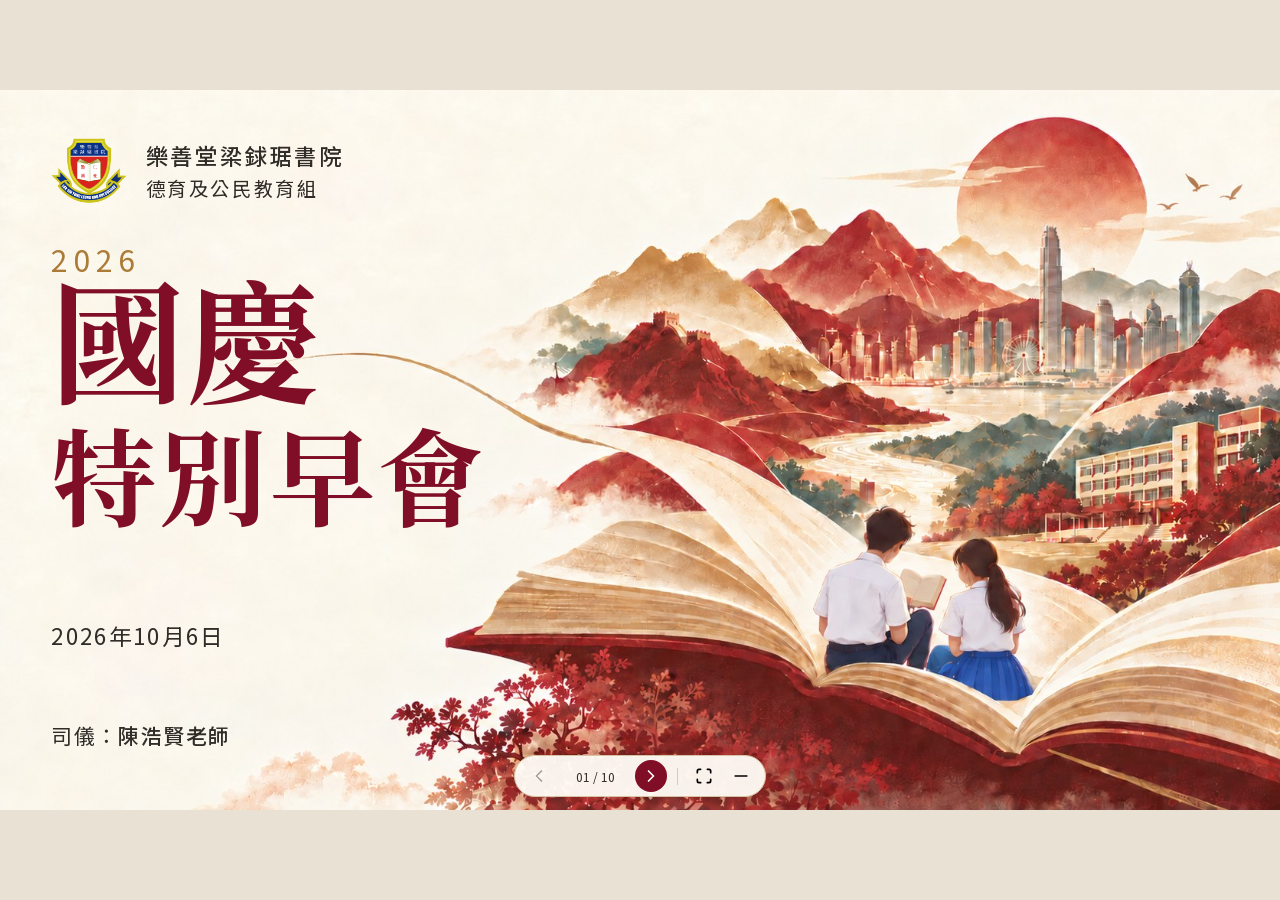
<file: index.html>
<!doctype html>
<html lang="zh-Hant"><head><meta charset="utf-8"><meta name="viewport" content="width=device-width,initial-scale=1"><title>國慶特別早會 · 2026</title><link rel="preload" href="assets/noto-sans-display-e47dbc99bef3.woff2" as="font" type="font/woff2" crossorigin><link rel="preload" href="assets/noto-serif-display-33dd894dc5d4.woff2" as="font" type="font/woff2" crossorigin><link rel="preload" href="assets/book-landscape-v9.jpg" as="image"><link rel="prefetch" href="assets/school-community-v9.jpg" as="image"><link rel="prefetch" href="assets/activity-fair-v9.jpg" as="image"><link rel="stylesheet" href="assets/fonts-v10.css"><link rel="stylesheet" href="styles.css"><script src="site-config.js?v=20261006-anonymous" defer></script><script src="presentation.js?v=20261006-school-url" defer></script></head>
<body class="presentation"><main id="stage" class="stage" aria-label="國慶特別早會簡報"><header class="slide-header"><div class="school-brand"><img src="assets/crest.png" alt="樂善堂梁銶琚書院校徽"><div class="school-name">樂善堂梁銶琚書院<span>德育及公民教育組</span></div></div></header><div id="slide-content"></div><footer class="slide-footer"><span id="mc-credit"></span><span id="section-label"></span></footer></main>
<nav class="deck-controls" aria-label="簡報控制"><button id="previous" aria-label="上一頁"><img src="assets/icon-left.svg" alt=""></button><button id="page-menu" aria-label="選擇簡報頁面">01 / 10</button><button id="next" aria-label="下一頁"><img src="assets/icon-right.svg" alt=""></button><span class="control-separator"></span><button id="fullscreen" aria-label="全螢幕"><img src="assets/icon-fullscreen.svg" alt=""></button><button id="hide-controls" aria-label="隱藏控制列，按H顯示"><img src="assets/icon-hide.svg" alt=""></button></nav>
<dialog id="pages-dialog"><div class="dialog-head"><h2>早會流程</h2><button class="close-dialog" aria-label="關閉"><img src="assets/icon-close.svg" alt=""></button></div><div id="page-links"></div><div class="staff-note">短講時停留標題頁，切換至現有PPT；完成後返回下一頁。<br><a href="admin.html" target="_blank" rel="noopener">開啟問答後台</a>，查看各級班別的作答統計。</div><p class="muted">← → 換頁　H 隱藏控制列　F 全螢幕　P 流程選單</p></dialog>
<dialog id="poster-dialog" class="poster-dialog"><button class="close-dialog poster-close" aria-label="關閉海報"><img src="assets/icon-close.svg" alt=""></button><img src="assets/activities.png" alt="國慶紛紛Fun 2026活動海報"></dialog>
</body></html>
</file>
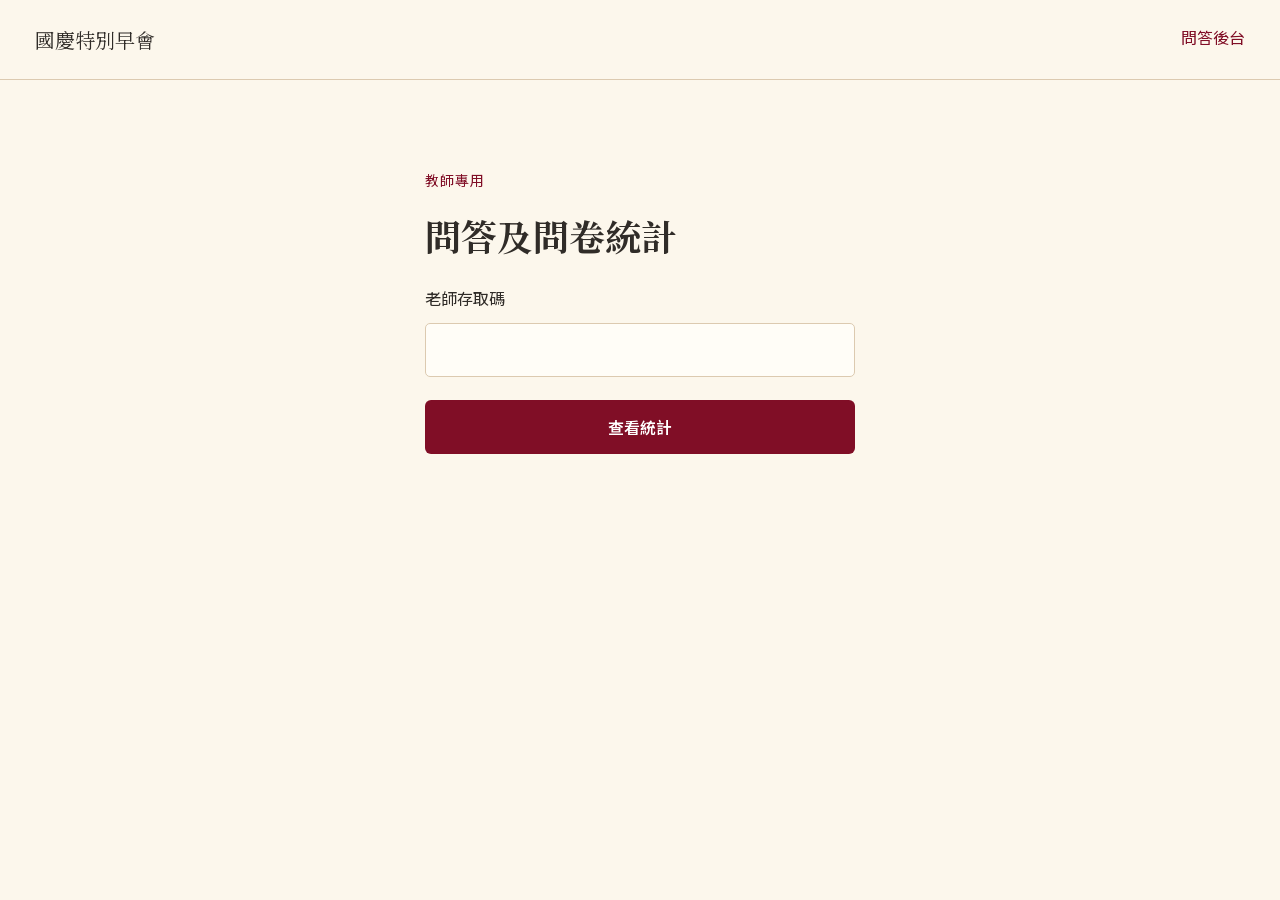
<file: admin.html>
<!doctype html>
<html lang="zh-Hant"><head><meta charset="utf-8"><meta name="viewport" content="width=device-width,initial-scale=1"><title>國慶問答 · 後台</title><link rel="preload" href="assets/noto-sans-display-e47dbc99bef3.woff2" as="font" type="font/woff2" crossorigin><link rel="stylesheet" href="assets/fonts-v10.css"><link rel="stylesheet" href="styles.css"><script src="site-config.js?v=20261006-anonymous" defer></script><script src="admin.js?v=20261006-anonymous" defer></script></head><body class="admin-page"><header class="admin-header"><a href="index.html">國慶特別早會</a><span>問答後台</span></header><main id="admin-root" class="admin-root"><p>正在載入……</p></main></body></html>
</file>
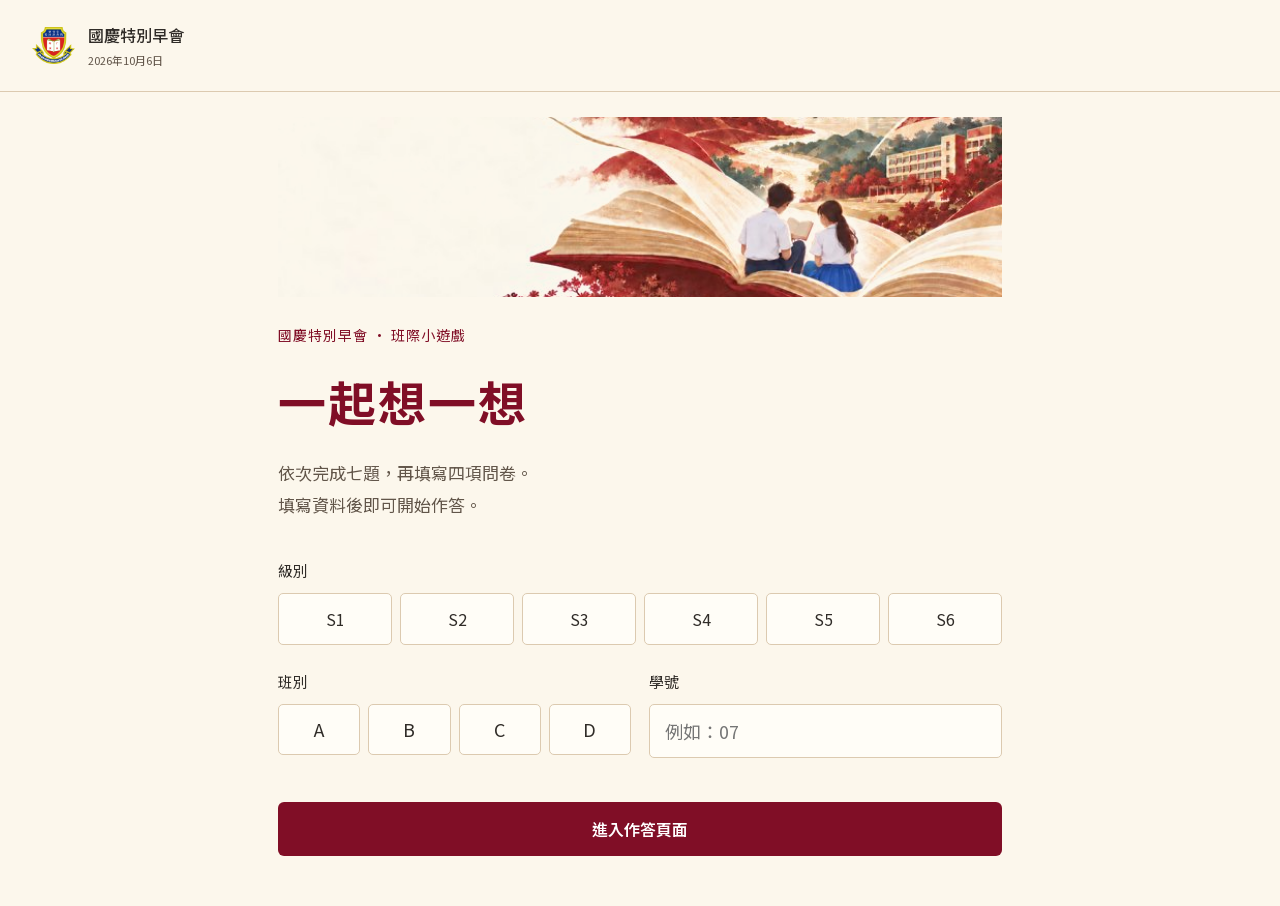
<file: quiz.html>
<!doctype html>
<html lang="zh-Hant"><head><meta charset="utf-8"><meta name="viewport" content="width=device-width,initial-scale=1"><title>國慶特別早會 · 班際小遊戲</title><link rel="preload" href="assets/noto-sans-display-e47dbc99bef3.woff2" as="font" type="font/woff2" crossorigin><link rel="stylesheet" href="assets/fonts-v10.css"><link rel="stylesheet" href="styles.css"><script src="site-config.js?v=20261006-anonymous" defer></script><script src="quiz-content.js?v=20261006-anonymous" defer></script><script src="quiz.js?v=20261006-shared" defer></script></head>
<body class="student-page"><header class="student-header"><a href="quiz.html" aria-label="班際小遊戲"><img src="assets/crest.png" alt="校徽"><span>國慶特別早會<small>2026年10月6日</small></span></a><span id="student-identity"></span></header><main id="quiz-root" class="quiz-root"><p>正在載入……</p></main><noscript>請啟用JavaScript以參加問答。</noscript></body></html>
</file>
<file: assets/fonts-v10.css>
@font-face{font-family:'Assembly Sans TC';font-weight:100 900;font-style:normal;font-display:swap;src:url('noto-sans-display-e47dbc99bef3.woff2') format('woff2');}
@font-face{font-family:'Noto Sans TC Complete';font-weight:100 900;font-style:normal;font-display:swap;src:url('noto-sans-complete-999349139ce5.woff2') format('woff2');}
@font-face{font-family:'Assembly Serif TC';font-weight:100 900;font-style:normal;font-display:swap;src:url('noto-serif-display-33dd894dc5d4.woff2') format('woff2');}
@font-face{font-family:'Noto Serif TC Complete';font-weight:100 900;font-style:normal;font-display:swap;src:url('noto-serif-complete-d53ea2408290.woff2') format('woff2');}
</file>
<file: styles.css>
:root{--paper:#f3efdf;--ink:#25241f;--red:#782c32;--gold:#a28b52;--muted:#6e6a5d;--line:#d5cbb0;--white:#fffdf7;font-family:'Assembly Sans TC','Noto Sans TC Complete','PingFang TC','Microsoft JhengHei',sans-serif;color:var(--ink);background:var(--paper);font-synthesis:none}*{box-sizing:border-box}body{margin:0}button,input,select{font:inherit}button,a,input,select{touch-action:manipulation}button{cursor:pointer}a{color:inherit;text-underline-offset:4px}button:disabled{cursor:default;opacity:.35}:focus-visible{outline:3px solid var(--red);outline-offset:4px}button{color:inherit}h1,h2,h3,p{margin:0}button{border:0;background:none}small{display:block}.serif,h1,h2,h3{font-family:'Assembly Serif TC','Noto Serif TC Complete','Songti TC','PMingLiU',serif}.muted{color:var(--muted)}.primary{background:var(--red);color:#fff;padding:15px 24px;border-radius:6px;font-weight:600}.secondary{border:1px solid var(--line);padding:14px 24px;border-radius:6px}.error{color:var(--red);line-height:1.7;margin:16px 0}.notice{color:var(--muted);line-height:1.8;margin-top:18px}.hidden{display:none!important}
/* A 1600 × 900 canvas keeps the stage legible on auditorium screens. */
.presentation{height:100dvh;overflow:hidden;background:#e5e0d0;display:grid;place-items:center}.stage{width:1600px;height:900px;background:var(--paper);position:absolute;transform-origin:center center;overflow:hidden}.slide-header{position:absolute;left:100px;right:100px;top:62px;display:flex;justify-content:space-between;align-items:center}.slide-header img{width:82px;height:76px;object-fit:contain}.slide-header>div{text-align:right;font-size:20px;letter-spacing:2px;color:var(--muted);line-height:1.8}.slide-header span{display:block;letter-spacing:3px;font-size:17px;color:var(--gold)}.slide-footer{position:absolute;left:100px;right:100px;bottom:63px;display:flex;justify-content:space-between;color:var(--muted);font-size:18px;letter-spacing:2px}.slide-footer strong{color:var(--ink);font-weight:500}#section-label{color:var(--gold)}.slide{position:absolute;left:100px;right:100px;top:203px;bottom:140px}.section-number{font-size:21px;color:var(--red);letter-spacing:4px;margin-bottom:32px}.section-number span{color:var(--muted);letter-spacing:2px;margin-left:23px}.cover .section-number{margin-bottom:24px}.cover-title{font-size:114px;line-height:1.32;font-weight:700;letter-spacing:8px}.cover-bottom{font-family:'Assembly Serif TC','Noto Serif TC Complete','Songti TC','PMingLiU',serif;font-size:30px;margin-top:34px;color:var(--muted);letter-spacing:4px}.cover-date{position:absolute;right:0;top:53px;width:325px;padding-left:55px;border-left:1px solid var(--gold);height:390px;display:flex;flex-direction:column;justify-content:center}.cover-date .year{color:var(--gold);font-size:26px;letter-spacing:6px}.cover-date .date{font-family:'Assembly Serif TC','Noto Serif TC Complete','Songti TC','PMingLiU',serif;font-size:63px;line-height:1.5;margin:25px 0}.cover-date .school{font-size:21px;line-height:1.8;color:var(--muted)}.title-slide{display:flex;flex-direction:column;justify-content:center;padding-bottom:30px}.title-slide h1{font-size:104px;line-height:1.35;letter-spacing:5px;font-weight:700}.title-slide .lead{font-size:32px;line-height:1.8;letter-spacing:3px;margin-top:39px;color:var(--muted)}.title-slide .speaker{margin-top:38px;color:var(--red);font-size:35px;letter-spacing:3px}.talk h1{font-size:86px}.quiet-mark{position:absolute;right:60px;top:54px;border-right:2px solid var(--gold);height:335px}.flag .lead{color:var(--red)}.agenda h1,.activities h1{font-size:55px;letter-spacing:4px;margin-bottom:34px}.agenda .section-number,.activities .section-number{margin-bottom:20px}.agenda-list{display:grid;grid-template-columns:1fr 1fr;column-gap:90px}.agenda-item{display:grid;grid-template-columns:64px 1fr auto;align-items:center;border-top:1px solid var(--line);padding:24px 0;gap:15px;font-size:29px}.agenda-item .num{color:var(--gold);font-family:'Assembly Serif TC','Noto Serif TC Complete','Songti TC','PMingLiU',serif;font-size:32px}.agenda-item .duration{font-size:22px;color:var(--muted)}.agenda-note{font-size:21px;color:var(--muted);margin-top:24px}.activity-list{display:flex;flex-direction:column}.activity-row{border-top:1px solid var(--line);display:grid;grid-template-columns:230px 1fr;gap:35px;padding:25px 0}.activity-date{font-size:25px;color:var(--red);line-height:1.7}.activity-date strong{display:block;font-size:29px;font-weight:500}.activity-row h2{font-size:34px;line-height:1.5;font-weight:600}.activity-row p{font-size:20px;color:var(--muted);margin-top:12px;line-height:1.7}.activity-row.feature{border-top:2px solid var(--gold)}.activity-row.feature h2{font-size:42px}.poster-button{position:absolute;bottom:-35px;right:0;font-size:20px;color:var(--red);border-bottom:1px solid var(--red);padding:5px 0}.upcoming .activity-row{padding:30px 0}.upcoming .activity-row h2{font-size:40px}.upcoming .activity-row p{font-size:24px}.quiz-slide{display:grid;grid-template-columns:1fr 410px;gap:60px;align-items:center}.quiz-slide h1{font-size:80px;letter-spacing:4px}.quiz-slide .lead{font-size:32px;line-height:1.8;margin-top:35px}.quiz-slide .sublead{font-size:24px;color:var(--muted);margin-top:24px;line-height:1.8}.quiz-code{text-align:center;align-self:center}.quiz-code img{width:370px;height:370px;background:#fff;border:1px solid var(--line)}.quiz-code a{font-size:21px;display:block;margin-top:22px;color:var(--red)}.quiz-status{margin-top:22px;font-size:23px;color:var(--muted)}.quiz-status strong{font-family:'Assembly Serif TC','Noto Serif TC Complete','Songti TC','PMingLiU',serif;font-size:48px;display:block;color:var(--red);font-variant-numeric:tabular-nums}.ending h1{font-size:104px;letter-spacing:7px}.ending .lead{font-family:'Assembly Serif TC','Noto Serif TC Complete','Songti TC','PMingLiU',serif;font-size:42px;color:var(--red)}
.deck-controls{position:fixed;bottom:13px;left:50%;transform:translateX(-50%);display:flex;align-items:center;gap:5px;padding:5px 9px;border:1px solid #c9bea0;border-radius:50px;background:#f3efdfed;font-size:13px;z-index:10}.deck-controls button{min-width:32px;min-height:32px;border-radius:50%;padding:4px}.deck-controls #previous,.deck-controls #next{font-size:25px;line-height:1}.deck-controls #next{background:var(--red);color:white}.deck-controls #page-menu{font-size:12px;min-width:70px;border-radius:0}.control-separator{height:17px;border-right:1px solid var(--line);margin:0 5px}.deck-controls a{font-size:12px;text-decoration:none;padding:0 8px}.controls-hidden .deck-controls{display:none}dialog{border:1px solid var(--line);background:var(--white);padding:28px;border-radius:12px;max-width:520px;width:calc(100% - 32px);color:var(--ink)}dialog::backdrop{background:#25241f66}.dialog-head{display:flex;justify-content:space-between;align-items:center;margin-bottom:20px}.dialog-head h2{font-size:25px}.close-dialog{font-size:30px;min-width:40px;min-height:40px}.page-link{display:block;width:100%;text-align:left;padding:12px 10px;border-top:1px solid var(--line);font-size:17px}.page-link.current{color:var(--red);font-weight:600}#pages-dialog p{font-size:12px;margin-top:20px}.poster-dialog{padding:0;width:auto;max-width:90vw;max-height:95dvh;overflow:auto;background:white;border-radius:0}.poster-dialog img{display:block;max-height:90dvh;max-width:90vw}.poster-close{position:fixed;right:20px;top:10px;background:var(--white);border:1px solid var(--line);border-radius:50%;z-index:20}
/* Student screens retain the same identity, with touch sized answer controls. */
.student-page{min-height:100dvh}.student-header{display:flex;align-items:center;justify-content:space-between;padding:23px 32px;border-bottom:1px solid var(--line);gap:20px}.student-header a{display:flex;align-items:center;gap:13px;text-decoration:none;font-size:16px;font-weight:500}.student-header img{width:43px;height:42px;object-fit:contain}.student-header small{font-size:11px;color:var(--muted);font-weight:400;margin-top:5px}.student-header>span{font-size:14px;color:var(--red);white-space:nowrap}.quiz-root{max-width:780px;margin:0 auto;padding:58px 28px 50px}.intro-label{font-size:14px;letter-spacing:2px;color:var(--gold);margin-bottom:20px}.intro h1{font-size:48px;letter-spacing:2px;line-height:1.5}.intro .lead{color:var(--muted);font-size:17px;line-height:1.9;margin-top:20px;max-width:570px}.identity-form{margin-top:38px}.identity-form label{display:block;font-size:15px;margin-bottom:12px}.grade-buttons{display:grid;grid-template-columns:repeat(6,1fr);gap:8px}.grade-buttons button{background:var(--white);border:1px solid var(--line);border-radius:5px;padding:13px 0;font-size:16px}.grade-buttons button[aria-pressed=true]{border-color:var(--red);background:var(--red);color:white}.form-row{display:grid;grid-template-columns:1fr 1fr;gap:18px;margin-top:26px}.form-row input,.login-form input{width:100%;padding:13px 15px;border:1px solid var(--line);background:var(--white);border-radius:5px;font-size:18px;color:var(--ink)}.identity-form>.primary{margin-top:28px;width:100%}.waiting h1,.complete h1{font-size:43px;margin-top:28px;line-height:1.5}.waiting p,.complete p{font-size:18px;line-height:1.9;color:var(--muted);margin-top:24px}.waiting .waiting-line,.complete .receipt-line{width:70px;border-top:3px solid var(--gold);margin:30px 0}.question-top{display:flex;align-items:center;justify-content:space-between;gap:20px;margin-bottom:20px}.question-progress{font-size:15px;color:var(--muted)}.timer{font-variant-numeric:tabular-nums;font-size:28px;font-family:'Assembly Serif TC','Noto Serif TC Complete','Songti TC','PMingLiU',serif;color:var(--red)}.timer small{display:inline;font-family:'Assembly Sans TC','Noto Sans TC Complete','PingFang TC','Microsoft JhengHei',sans-serif;font-size:12px;color:var(--muted);margin-right:10px}.question-tabs{display:flex;gap:10px;margin-bottom:32px}.question-tab{width:38px;height:38px;border:1px solid var(--line);border-radius:50%;font-size:14px}.question-tab.answered{background:#e6dfc8;border-color:var(--gold)}.question-tab[aria-current=true]{background:var(--red);border-color:var(--red);color:white}.question-kind{font-size:13px;color:var(--red);margin-bottom:12px}.question-title{font-size:27px;line-height:1.65;font-family:'Assembly Sans TC','Noto Sans TC Complete','PingFang TC','Microsoft JhengHei',sans-serif;font-weight:600;margin-bottom:25px}.options{display:flex;flex-direction:column;gap:11px}.option{display:grid;grid-template-columns:30px 1fr 22px;gap:12px;align-items:center;padding:18px;text-align:left;background:var(--white);border:1px solid var(--line);border-radius:7px;line-height:1.8;font-size:17px;min-height:64px}.option[aria-pressed=true]{background:#eee0d7;border-color:var(--red)}.option-letter{font-size:18px;font-family:'Assembly Serif TC','Noto Serif TC Complete','Songti TC','PMingLiU',serif;color:var(--gold)}.option[aria-pressed=true] .option-letter{color:var(--red)}.option-indicator{width:18px;height:18px;border:1px solid var(--line);border-radius:50%}.multiple .option-indicator{border-radius:3px}.option[aria-pressed=true] .option-indicator{background:var(--red);border-color:var(--red);position:relative}.option[aria-pressed=true] .option-indicator:after{content:'✓';color:white;font-size:12px;position:absolute;line-height:16px;inset:0;text-align:center}.quiz-navigation{display:flex;justify-content:space-between;gap:15px;margin-top:28px}.quiz-navigation button{flex:1}.save-status{font-size:12px;color:var(--muted);margin-top:16px;min-height:20px}.review h1{font-size:38px;line-height:1.5;margin:25px 0}.review-list{margin-top:25px}.review-row{display:flex;justify-content:space-between;gap:20px;width:100%;padding:17px 0;border-top:1px solid var(--line);text-align:left}.review-row span:last-child{color:var(--red)}.review .quiz-navigation{margin-top:30px}.complete .receipt{font-size:15px;border-top:1px solid var(--line);padding-top:20px;margin-top:32px;color:var(--muted)}
.admin-header{padding:25px 35px;border-bottom:1px solid var(--line);display:flex;justify-content:space-between;gap:20px}.admin-header a{font-family:'Assembly Serif TC','Noto Serif TC Complete','Songti TC','PMingLiU',serif;text-decoration:none;font-size:20px}.admin-header span{color:var(--red)}.admin-root{max-width:1000px;margin:auto;padding:45px 28px}.login{max-width:430px;margin:45px auto}.login h1{font-size:36px;margin-bottom:25px}.login-form label{display:block;margin-bottom:13px}.login-form button{width:100%;margin-top:23px}.admin-heading{display:flex;justify-content:space-between;align-items:center;gap:20px}.admin-heading h1{font-size:34px}.admin-heading button{color:var(--muted);text-decoration:underline}.event-control{margin-top:30px;border-top:1px solid var(--line);border-bottom:1px solid var(--line);padding:25px 0;display:flex;justify-content:space-between;gap:24px;align-items:center}.event-control p{color:var(--muted);margin-top:10px;font-size:14px;line-height:1.8}.admin-status{font-size:26px;color:var(--red)}.grade-filter{display:flex;gap:10px;flex-wrap:wrap;margin-top:32px}.grade-filter button{padding:11px 22px;border:1px solid var(--line);border-radius:5px}.grade-filter button[aria-pressed=true]{background:var(--red);color:white;border-color:var(--red)}.table-wrap{overflow-x:auto;margin-top:24px}table{width:100%;border-collapse:collapse;white-space:nowrap;font-size:16px;text-align:left}th{font-weight:500;color:var(--muted);font-size:13px}th,td{padding:18px 15px;border-bottom:1px solid var(--line)}td:first-child{font-weight:600}.admin-table-note{font-size:13px;color:var(--muted);line-height:1.9;margin-top:20px}.export-link{display:inline-block;margin-top:25px;color:var(--red);font-size:14px}.empty-state{padding:55px 10px;color:var(--muted);text-align:center}.admin-error{margin-top:20px}.network-notice{border-left:3px solid var(--red);padding-left:12px;color:var(--red);font-size:14px;line-height:1.8;margin:15px 0}
@media(max-width:600px){.student-header{padding:16px 20px}.student-header a{font-size:14px}.student-header img{width:35px;height:35px}.student-header>span{font-size:12px}.quiz-root{padding:33px 20px 40px}.intro h1{font-size:36px}.intro .lead{font-size:15px}.grade-buttons{grid-template-columns:repeat(3,1fr)}.form-row{gap:12px}.question-title{font-size:23px}.option{font-size:15px;padding:14px;grid-template-columns:24px 1fr 18px;gap:10px}.question-tabs{margin-bottom:24px}.question-tab{width:35px;height:35px}.waiting h1,.complete h1{font-size:32px}.admin-root{padding:28px 20px}.admin-header{padding:20px}.admin-heading h1{font-size:26px}.event-control{align-items:flex-start;flex-direction:column}.grade-filter{gap:7px}.grade-filter button{padding:9px 16px}th,td{padding:16px 12px}.deck-controls{bottom:5px;font-size:11px;gap:0}}
@media(prefers-reduced-motion:no-preference){.slide{animation:slide-in .28s ease-out}@keyframes slide-in{from{opacity:.25}to{opacity:1}}.option,.grade-buttons button{transition:background .12s,border-color .12s}}

/* Student waiting and connection states. */
.upcoming .activity-list{max-width:1060px}.upcoming .activity-row{grid-template-columns:180px 1fr;gap:25px}.upcoming .activity-row h2{font-size:38px}.waiting-edit{margin-top:32px;color:var(--red);font-size:15px;border-bottom:1px solid var(--line);padding:8px 0}.identity-edit-title{font-size:35px!important}.question-top{position:sticky;top:0;background:var(--paper);z-index:3;padding:10px 0}.connection-error{color:var(--red)}.presentation-offline{font-size:20px;color:var(--red);line-height:1.7}.staff-note{font-size:14px;color:var(--muted);line-height:1.8;padding:15px 0;border-top:1px solid var(--line)}

.student-page h1,.student-page h2,.student-page h3,.student-page .timer,.student-page .option-letter{font-family:'Assembly Sans TC','Noto Sans TC Complete','PingFang TC','Microsoft JhengHei',sans-serif}

/* Selected visual direction: illustrated pages, mountains and the city. */
:root{--paper:#fcf7ec;--white:#fffdf7;--ink:#302c28;--red:#800e26;--gold:#ac7b37;--muted:#62564a;--line:#dccab0}
.presentation{background:#e9e2d4}.stage{background:var(--paper)}
.canvas-art{position:absolute;inset:0;width:1600px;height:900px;object-fit:cover;pointer-events:none;z-index:0}
.support-art{position:absolute;object-fit:contain;mix-blend-mode:multiply;pointer-events:none;z-index:0}
.slide-header,.slide-footer,.slide{z-index:1}
.slide-header{left:64px;right:64px;top:54px;align-items:flex-start}
.school-brand{display:flex;gap:24px;align-items:center}
.slide-header img{width:94px;height:94px}
.slide-header .school-name{text-align:left;color:var(--ink);font-size:29px;font-weight:600;line-height:1.55;letter-spacing:2px}
.slide-header .school-name span{color:var(--ink);font-size:24px;font-weight:400;letter-spacing:3px}
.slide-header .header-date{font-size:22px;text-align:right;letter-spacing:2px;color:var(--muted);padding-top:19px}
.slide-footer{left:64px;right:64px;bottom:58px;font-size:23px;color:var(--ink);letter-spacing:2px}
.slide-footer strong{font-weight:500}#section-label{display:none}
.slide{left:64px;right:64px;top:196px;bottom:112px}
.section-number{font-size:22px;letter-spacing:2px;margin-bottom:28px;color:var(--gold)}
.section-number span{color:var(--muted);letter-spacing:1px;margin-left:18px}
.stage[data-kind=cover] .header-date{display:none}
.stage[data-kind=cover] .slide-footer{bottom:75px;font-size:26px}
.cover{top:185px;bottom:115px}
.cover-year{font-size:37px;letter-spacing:7px;color:var(--gold);margin-bottom:5px}
.cover-title{color:var(--red);font-size:140px;letter-spacing:4px;line-height:1.15;font-weight:700;width:600px}
.cover-title::first-line{font-size:174px;line-height:1.2}
.cover-bottom{width:530px;border-top:2px solid var(--gold);padding-top:13px;margin-top:20px;font-size:42px;line-height:1.5;letter-spacing:4px;color:#8c5c25;font-weight:600;white-space:nowrap}
.cover-date-line{position:absolute;top:540px;left:0;font-size:28px;letter-spacing:2px;color:var(--ink)}
.title-slide{top:225px;bottom:155px;max-width:730px;justify-content:center;padding-bottom:0}
.title-slide h1{font-size:122px;line-height:1.25;letter-spacing:3px;color:var(--red)}
.title-slide .lead{font-size:36px;line-height:1.75;letter-spacing:2px;color:var(--ink);margin-top:30px}
.title-slide .speaker{font-size:36px;color:#8c5c25;margin-top:30px;letter-spacing:2px}
.talk h1{font-size:100px;line-height:1.35}.talk .section-number{margin-bottom:30px}
.ritual-art{opacity:.38}.flag h1{font-size:142px}.flag .lead{color:var(--ink)}
.community-art{left:740px;top:192px;width:885px;height:723px}
.welcome h1{font-size:122px}.principal h1{font-size:119px}
.ending h1{font-size:126px}.ending .lead{font-size:43px;color:#8c5c25;line-height:1.65}
.agenda{top:200px;max-width:865px}.agenda h1{font-size:66px;margin-bottom:30px;color:var(--red);letter-spacing:2px}
.agenda .section-number{margin-bottom:17px}.agenda-list{display:block;width:845px}
.agenda-item{grid-template-columns:60px 1fr 105px;font-size:32px;padding:17px 0;gap:24px}
.agenda-item .num{font-size:30px}.agenda-item .duration{font-size:24px;color:var(--red)}
.agenda-art{left:913px;top:285px;width:725px;height:595px}
.activities{top:176px;bottom:113px}
.activities .section-number{margin-bottom:14px}
.activities h1{font-size:63px;letter-spacing:1px;margin-bottom:20px;line-height:1.3;color:var(--red)}
.activity-list{width:870px}.activity-row{grid-template-columns:165px 1fr;gap:25px;padding:14px 0;position:relative}
.activity-row h2{font-size:34px;line-height:1.35;color:var(--ink);font-weight:600}
.activity-row.feature h2{font-size:40px}.activity-row p{font-size:20px;line-height:1.55;margin-top:8px;color:var(--muted)}
.activity-date{font-size:25px;line-height:1.55}.activity-date strong{font-size:28px;font-weight:600}
.fair-art{right:-30px;top:221px;width:700px;height:680px}
.poster-button{bottom:-20px;right:auto;left:0;font-size:21px;padding:8px 0}
.upcoming .activity-list{width:900px;max-width:none}.upcoming .activity-row{grid-template-columns:180px 1fr;gap:25px;padding:28px 0}
.upcoming .activity-row h2{font-size:42px}.upcoming .activity-row p{font-size:26px;margin-top:12px}
.upcoming-art{left:635px;top:365px;width:1120px;height:630px;mix-blend-mode:multiply}



.quiz-slide{top:211px;bottom:164px;grid-template-columns:1fr 430px;gap:140px;align-items:center}
.quiz-slide h1{font-size:96px;color:var(--red);letter-spacing:2px;line-height:1.35}
.quiz-slide .lead{font-size:37px;line-height:1.7;margin-top:24px;color:var(--ink)}
.quiz-slide .sublead{font-size:26px;line-height:1.65;margin-top:22px;color:var(--muted)}
.quiz-entry-art{opacity:.4}.quiz-code{align-self:center;background:var(--white);padding:22px 22px 24px;width:430px}
.quiz-code img{width:386px;height:386px;border:0;display:block}.quiz-code a{font-size:24px;margin-top:14px}
.quiz-status{font-size:24px;color:var(--red);margin-top:23px}.quiz-status strong{font-size:52px}
.deck-controls{background:#fffdf7f2;border-color:#d6c3a4;box-shadow:0 2px 8px #302c2812;padding:4px 8px}
.deck-controls button img{display:block;width:20px;height:20px;margin:auto}
.deck-controls #next img{filter:brightness(0) invert(1)}.deck-controls #previous,.deck-controls #next{font-size:inherit}
.close-dialog img{display:block;width:23px;height:23px;margin:auto}
.poster-close img{width:22px;height:22px}
.student-intro-art{display:block;width:100%;height:180px;object-fit:cover;object-position:right 75%;mix-blend-mode:multiply;margin:0 0 28px}
.student-page .quiz-root:has(.intro),.student-page .quiz-root:has(.waiting),.student-page .quiz-root:has(.complete){padding-top:25px}
.intro-label{color:var(--red);letter-spacing:1px}
.student-page .intro h1,.student-page .waiting h1,.student-page .complete h1{color:var(--red);font-weight:700}
.student-page .waiting-line,.student-page .receipt-line{display:none}
.option[aria-pressed=true] .option-indicator:after{content:none}
.option-indicator img{display:none;width:16px;height:16px;filter:brightness(0) invert(1)}
.option[aria-pressed=true] .option-indicator img{display:block}
@media(max-width:600px){.student-intro-art{height:145px;margin-bottom:20px}.student-page .quiz-root:has(.intro),.student-page .quiz-root:has(.waiting),.student-page .quiz-root:has(.complete){padding-top:13px}.intro-label{font-size:12px;margin-bottom:12px}.identity-form{margin-top:26px}.intro .lead{margin-top:10px}.waiting h1,.complete h1{margin-top:16px}.deck-controls button img{width:18px;height:18px}}
/* Match the selected cover's compact title rhythm. */
.cover-title{font-size:132px;line-height:1.13;margin-top:-33px}
.cover-title::first-line{font-size:166px;line-height:1.16}
.cover-bottom{font-size:45px;letter-spacing:7px;margin-top:17px}
.slide-header .school-name{font-size:28px;font-weight:500;letter-spacing:3px}
/* Keep text stable on page changes and clear of the presentation footer. */
.slide{animation:none}
.support-art,.upcoming-art,.student-intro-art{mix-blend-mode:darken}
.agenda{top:174px}.agenda h1{margin-bottom:24px}.agenda-item{padding:12px 0}
.activities{top:166px}.activities h1{margin-bottom:17px}.activity-row{padding:12px 0}
.poster-button{bottom:-5px}.slide-header .header-date{color:var(--ink)}

/* October 6 presentation revisions: clear sequence and page-specific artwork. */
.slide-footer[hidden]{display:none}
.cover-date-line{top:477px}
.agenda{top:207px;max-width:none;bottom:85px}
.agenda h1{font-size:76px;margin-bottom:53px}
.agenda .section-number{margin-bottom:19px}
.agenda-list{display:grid;width:100%;grid-template-columns:1fr 1fr;column-gap:100px;row-gap:0}
.agenda-item{grid-template-columns:76px 1fr;font-size:43px;padding:34px 0;gap:21px;min-height:136px}
.agenda-item .num{font-size:41px}
.principal{max-width:none;text-align:center;align-items:center;top:230px;bottom:177px}
.principal .section-number{margin-bottom:48px}

.principal h1{font-size:128px;letter-spacing:6px}
.ceremony-art,.reflection-art{opacity:1}
.upcoming .activity-list{width:1000px}
.stage[data-kind=flag] .header-date,.stage[data-kind=talk] .header-date{display:none}

/* Shared hierarchy: section context, primary message, supporting copy. */
.section-number{font-size:24px;line-height:1.5;letter-spacing:1px;font-weight:400}
.section-number span{margin-left:20px;letter-spacing:1px}
.title-slide:not(.principal){top:254px;bottom:112px;justify-content:flex-start}
.title-slide:not(.principal) .section-number{margin-bottom:28px}
.title-slide:not(.principal) h1{font-size:120px;line-height:1.25;letter-spacing:3px}
.title-slide.talk h1{font-size:100px;line-height:1.35}
.title-slide:not(.principal) .lead,.title-slide:not(.principal) .speaker{margin-top:30px}
.agenda{top:194px}
.agenda h1,.activities h1{font-size:68px;line-height:1.3;letter-spacing:2px}
.agenda .section-number{margin-bottom:19px}
.agenda h1{margin-bottom:53px}
.principal .section-number{margin-bottom:48px}

/* V8: school identity belongs to the cover; inner pages use the full canvas. */
#slide-content{position:absolute;inset:0}
.slide-header[hidden]{display:none}
.stage:not([data-kind=cover]) .slide-header{display:none}
.title-slide:not(.principal){top:150px}
.agenda{top:110px}
.agenda h1{font-size:76px}
.agenda-item{min-height:148px}
.community-art{top:116px}
.upcoming{top:96px;bottom:96px}
.upcoming h1{margin-bottom:44px}
.upcoming .activity-row{padding:32px 0}
.upcoming-art{left:660px;top:270px;width:1100px;height:619px}
.quiz-slide{top:118px;bottom:136px}

/* P7: one current event above two spacious deadline columns. */
.stage[data-kind=activities] .activities{top:78px;bottom:52px}
.stage[data-kind=activities] .activities h1{margin-bottom:46px}
.stage[data-kind=activities] .activity-list{width:100%}
.stage[data-kind=activities] .activity-row.feature{width:915px;grid-template-columns:170px 1fr;gap:36px;padding:28px 0 30px}
.stage[data-kind=activities] .activity-row.feature h2{font-size:48px;line-height:1.3}
.stage[data-kind=activities] .activity-row.feature p{font-size:26px;line-height:1.65;margin-top:20px}
.stage[data-kind=activities] .activity-date{font-size:26px;line-height:1.55}
.stage[data-kind=activities] .activity-date strong{font-size:32px}
.ongoing-activities{display:grid;grid-template-columns:1fr 1fr;gap:90px;margin-top:40px}
.stage[data-kind=activities] .ongoing-activities .activity-row{display:block;padding:24px 0 0}
.stage[data-kind=activities] .ongoing-activities h2{font-size:34px;line-height:1.35;margin-top:14px}
.stage[data-kind=activities] .ongoing-activities p{font-size:23px;line-height:1.65;margin-top:14px}
.stage[data-kind=activities] .fair-art{left:1050px;right:auto;top:78px;width:550px;height:450px}
.stage[data-kind=activities] .poster-button{position:static;display:block;width:max-content;margin-top:34px;font-size:21px}

/* A single restrained reveal follows each page change. */
@keyframes context-reveal{from{opacity:0}to{opacity:1}}
@keyframes title-reveal{from{opacity:0;transform:translateY(12px)}to{opacity:1;transform:translateY(0)}}
@keyframes copy-reveal{from{opacity:0;transform:translateY(6px)}to{opacity:1;transform:translateY(0)}}
.presentation .reveal-context{animation:context-reveal 240ms ease-out 35ms both}
.presentation .reveal-title{animation:title-reveal 420ms cubic-bezier(.2,.7,.2,1) 70ms both}
.presentation .reveal-copy{animation:copy-reveal 320ms ease-out var(--reveal-delay,150ms) both}
.presentation .reveal-item{animation:copy-reveal 280ms ease-out var(--reveal-delay,130ms) both}
@media(prefers-reduced-motion:reduce){.presentation .reveal-context,.presentation .reveal-title,.presentation .reveal-copy,.presentation .reveal-item{animation:none}}

/* V10: centered poster, sequential untimed quiz, required survey and independent MC timer. */
#poster-dialog{margin:auto;inset:0;width:fit-content;max-width:calc(100vw - 64px);height:fit-content;max-height:calc(100dvh - 48px);padding:0;border:0;overflow:hidden;background:transparent}
#poster-dialog>img{display:block;width:auto;height:auto;max-width:calc(100vw - 64px);max-height:calc(100dvh - 48px);object-fit:contain;margin:0 auto}
#poster-dialog .poster-close{position:fixed;top:12px;right:12px}
.class-buttons{display:grid;grid-template-columns:repeat(4,1fr);gap:8px}
.class-buttons button{min-height:51px;background:var(--white);border:1px solid var(--line);border-radius:5px;font-size:18px}
.class-buttons button[aria-pressed=true]{background:var(--red);color:white;border-color:var(--red)}
.question-tabs{gap:8px;flex-wrap:wrap}.question-tab{flex-shrink:0;min-height:40px;width:40px}.survey-tab{width:66px;border-radius:22px}
.step-hint{font-size:13px;color:var(--gold)}.question-tabs button:disabled{opacity:.4;background:transparent;border-style:dashed}
.student-page .quiz-root:has(.survey){max-width:1160px;padding-top:28px}
.survey .question-tabs{margin-bottom:24px}.survey-heading{display:flex;justify-content:space-between;align-items:center;gap:28px;margin-bottom:26px}
.survey-heading h1{font-size:40px;color:var(--red);line-height:1.3}.survey-heading>p{font-size:15px;line-height:1.8;color:var(--muted)}
.survey-grid{display:grid;grid-template-columns:repeat(2,minmax(0,1fr));gap:20px}
.survey-card{margin:0;min-width:0;padding:22px;border:1px solid var(--line);border-radius:10px;background:var(--white)}
.survey-card legend{float:left;width:100%;padding:0;font-size:18px;line-height:1.65;font-weight:600;margin-bottom:18px;min-height:60px}
.survey-options{clear:both;display:grid;grid-template-columns:repeat(2,minmax(0,1fr));gap:9px}
.survey-options button{border:1px solid var(--line);border-radius:6px;min-height:48px;padding:10px 6px;font-size:16px}
.survey-options button[aria-pressed=true]{background:var(--red);border-color:var(--red);color:white}
.survey .quiz-navigation{margin-top:24px}.survey-progress{font-size:13px;color:var(--muted);margin-top:16px}
.admin-survey{margin-top:32px}.admin-survey h2{font-size:26px;color:var(--red)}.admin-survey p{margin:14px 0;line-height:1.7}.admin-survey td:first-child{min-width:280px;max-width:400px;white-space:normal;line-height:1.7}
.stage[data-kind=quiz] .quiz-slide{top:96px;bottom:105px;grid-template-columns:1fr 430px;gap:100px}
.stage[data-kind=quiz] .quiz-slide .section-number{margin-bottom:24px}
.stage[data-kind=quiz] .quiz-slide h1{font-size:88px;line-height:1.3}
.stage[data-kind=quiz] .quiz-slide .lead{font-size:32px;margin-top:22px;line-height:1.65}
.stage[data-kind=quiz] .quiz-slide .sublead{font-size:25px;margin-top:14px;line-height:1.65}
.presentation-timer{margin-top:26px}.countdown-label{font-size:22px;color:var(--gold);letter-spacing:2px}.countdown-value{font-family:'Assembly Serif TC','Noto Serif TC Complete','Songti TC','PMingLiU',serif;font-size:94px;line-height:1.2;letter-spacing:3px;font-variant-numeric:tabular-nums;color:var(--red);margin:5px 0 12px}.timer-ended{color:var(--muted)}
.timer-controls{display:flex;gap:12px}.timer-controls button{padding:12px 24px;border:1px solid var(--gold);border-radius:8px;min-height:51px;font-size:22px}.timer-controls .timer-start{background:var(--red);border-color:var(--red);color:white}.timer-note{font-size:18px;line-height:1.65;color:var(--muted);margin-top:16px}
@media(max-width:600px){.form-row{grid-template-columns:1fr}.class-buttons button{min-height:48px}.question-tabs{gap:6px}.question-tab{width:34px;min-height:38px;height:38px}.survey-tab{width:56px}.survey-grid{grid-template-columns:1fr;gap:16px}.survey-heading{display:block;margin-bottom:22px}.survey-heading h1{font-size:32px}.survey-heading>p{margin-top:12px;font-size:14px}.survey-card{padding:18px}.survey-card legend{font-size:17px;min-height:0}.survey-options button{min-height:48px;font-size:15px}.survey .quiz-navigation{flex-direction:column}.student-page .quiz-root:has(.survey){padding-top:24px}#poster-dialog{max-width:calc(100vw - 32px)}#poster-dialog>img{max-width:calc(100vw - 32px)}}
@media(min-width:900px){
 .student-page:has(.survey) .student-header{padding:14px 32px}
 .student-page .quiz-root:has(.survey){padding-top:16px;padding-bottom:24px}
 .survey .question-top{position:static;padding:0;margin-bottom:12px}
 .survey .question-tabs{margin-bottom:14px}.survey .question-tab{height:34px;min-height:34px}
 .survey-heading{margin-bottom:16px}.survey-heading .question-kind{margin-bottom:6px}.survey-heading h1{font-size:34px}.survey-heading>p{font-size:14px}
 .survey-grid{gap:16px}.survey-card{padding:16px}.survey-card legend{font-size:17px;line-height:1.55;min-height:42px;margin-bottom:12px}
 .survey-options button{min-height:40px;padding:8px 6px;font-size:15px}
 .survey .quiz-navigation{margin-top:16px}.survey-progress{margin-top:8px}.survey .save-status{margin-top:8px}
}
</file>
